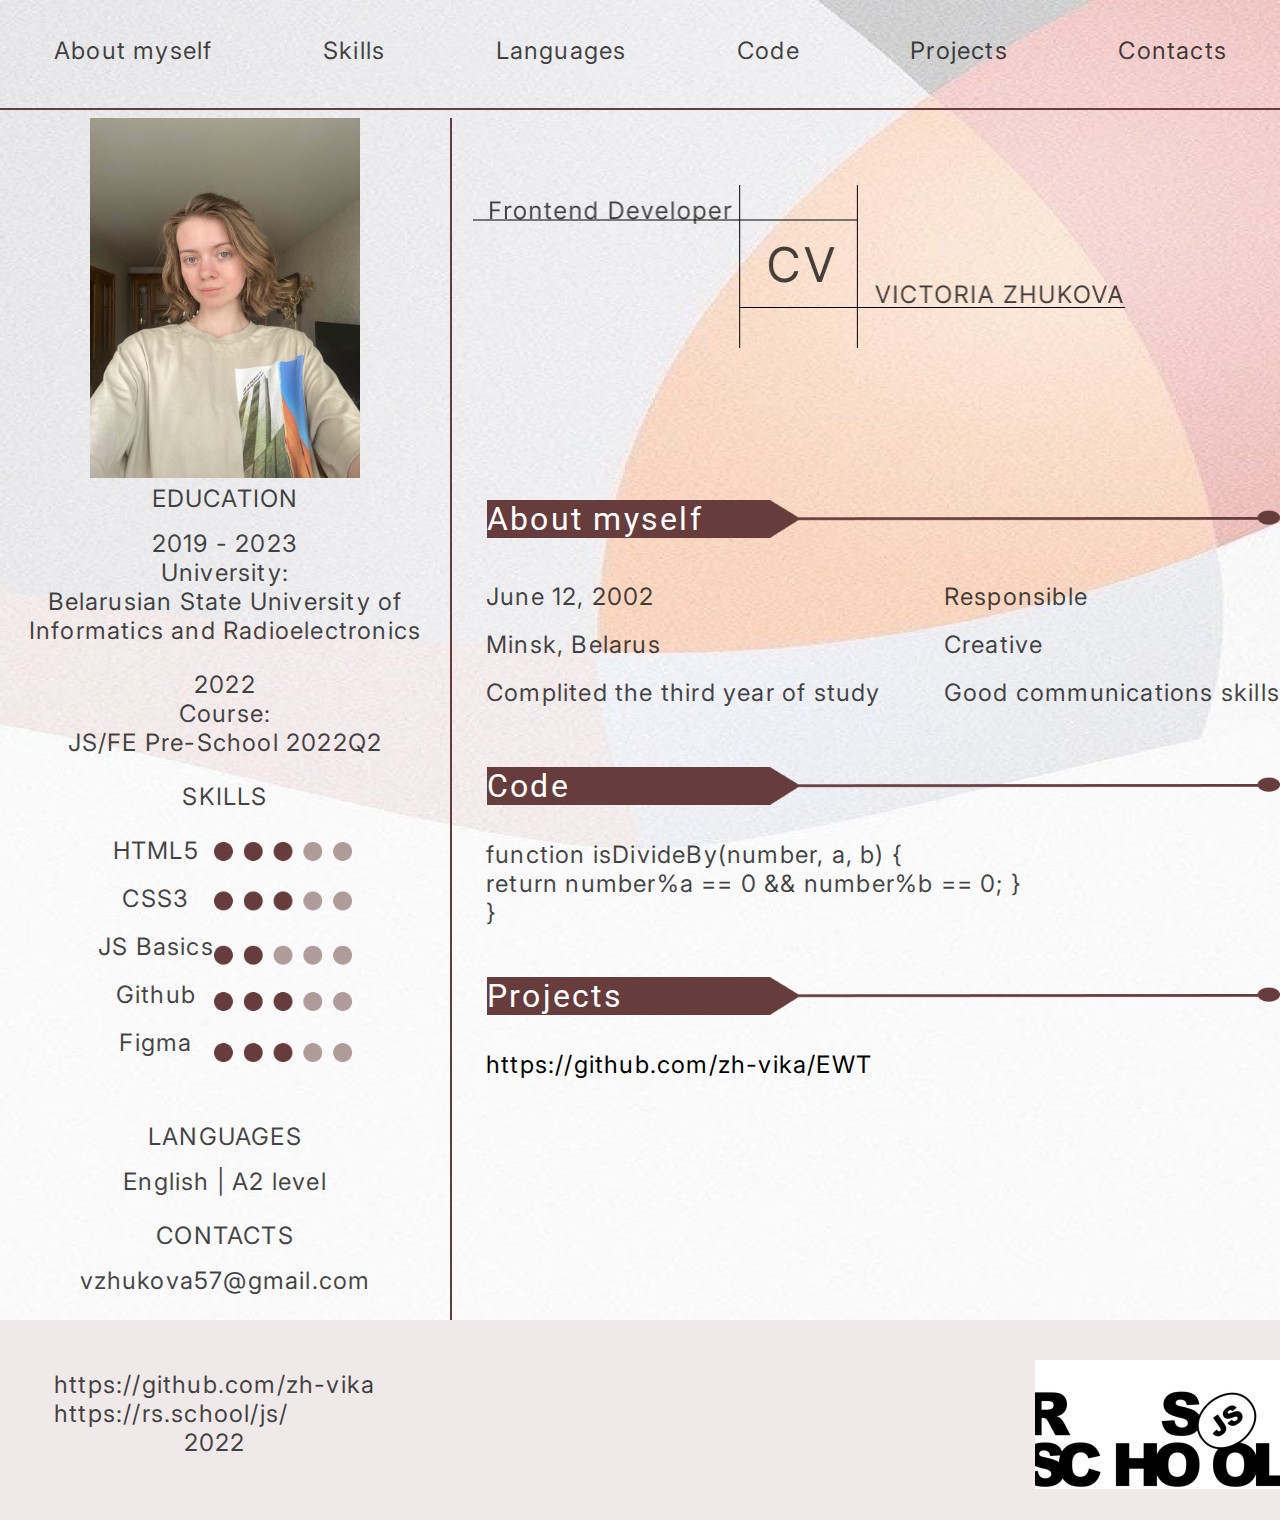
<file: pages/index.html>
<!DOCTYPE html>
<html lang="en">
<head>
    <meta charset="UTF-8">
    <meta http-equiv="X-UA-Compatible" content="IE=edge">
    <meta name="viewport" content="width=device-width, initial-scale=1.0">
    <title>CV</title>
    <link rel="stylesheet" href="reset.css">
    <link rel="stylesheet" href="style.css">
</head>
<body class="bg-img">
    <header class="header">
        <nav class="nav">
            <ul class="nav-ul">
                <li class="nav-li inter-24px grey-color"><a href="#about-myself-link">About myself</a></li>
                <li class="nav-li inter-24px grey-color"><a href="#skills-link">Skills</a></li>
                <li class="nav-li inter-24px grey-color"><a href="#languages-link">Languages</a></li>
                <li class="nav-li inter-24px grey-color"><a href="#code-link">Code</a></li>
                <li class="nav-li inter-24px grey-color"><a href="#projects-link">Projects</a></li>
                <li class="nav-li inter-24px grey-color"><a href="#contacts-link">Contacts</a></li>
            </ul>
        </nav>
</header>
<hr class="horizontal-line">
<main class="main">
    
    <div class="info-block grey-color inter-24px text-center">
        <img class="profile-photo" src="../assets/img/profile-photo.jpg" alt="изображение недоступно">
        <div class="info">
            <h1 class="info-title">EDUCATION</h1>
            <div class="info-text">
                <h2>2019 - 2023</h2>
                <h2>University:</h2>
                <h2>Belarusian State University of Informatics and Radioelectronics</h2>
            </div>
            <div class="info-text">
                <p>2022</p>
                <p>Course:</p>
                <p>JS/FE Pre-School 2022Q2</p>
            </div>
        </div>

        <div class="info" id="skills-link">
            <h2 class="info-title">SKILLS</h2>
            <div class="skills">
            <div class="info-text">
                <p>HTML5</p>
                <p>CSS3</p>
                <p>JS Basics</p>
                <p>Github</p>
                <P>Figma</P>
            </div>
            <img class="skill-img"  src="../assets/img/skills.png" alt="изображение недоступно">
        </div>
        </div>

        <div class="info" id="languages-link">
            <h2 class="info-title padding-top">LANGUAGES</h2>
            <p class="info-text">English | A2 level</p>
        </div>

        <div class="info" id="contacts-link">
            <h2 class="info-title">CONTACTS</h2>
            <p class="info-text">vzhukova57@gmail.com</p>
        </div>
    </div>

    <div class="vertical-line"></div>
    <div class="main-block">
        <img class="img-CV" src="../assets/img/CV.png"  alt="изображение недоступно">

     
        <div class="block">
            <p class="main-title roboto-32px white-color" id="about-myself-link">About myself</p>
        </div>
        <div class="main-text flex  grey-color inter-24px">
            <div class="main-text-column">
                <p>June 12, 2002</p>
                <p>Minsk, Belarus</p>
                <p>Complited the third year of study</p>
            </div>
            <div class="main-text-column">
                <p>Responsible</p>
                <p>Creative</p>
                <p>Good communications skills</p>
            </div>
        </div>


        <div class="block" id="code-link">
            <p class="main-title roboto-32px white-color">Code</p>
        </div>
        <div class="main-text grey-color inter-24px hljs">
            <p>function isDivideBy(number, a, b) {</p>
            <p>return number%a == 0 && number%b == 0;
            } </p>     
                }  
        </div>

        <div class="block" id="projects-link">
            <p class="main-title roboto-32px white-color">Projects</p>
        </div>
        <p class="main-text inter-24px"><a href="https://github.com/zh-vika/EWT">https://github.com/zh-vika/EWT</a></p>
    </div>
  
</main>
<footer class="footer grey-color inter-24px">
    <div class="footer-content">
        <p class="footer-text grey-color"><a href="https://github.com/zh-vika">https://github.com/zh-vika</a></p>
        <p class="footer-text grey-color"><a href="https://rs.school/js/">https://rs.school/js/</a></p>
        <p class="footer-text text-center">2022</p>
    </div>
    
    <div><a href="https://rs.school/js/">
    <img class="footer-icon" src="../assets/icons/rs-icon.png" alt="изображение недоступно">
    </a></div>
    
</footer>
</html>
</file>
<file: pages/style.css>
@import url('https://fonts.googleapis.com/css2?family=Aleo:ital,wght@0,400;0,700;1,400;1,700&family=Inter&family=Magra:wght@700&family=Red+Hat+Text:wght@400;500&display=swap');
@import url('https://fonts.googleapis.com/css2?family=Aleo:ital,wght@0,400;0,700;1,400;1,700&family=Inter&family=Magra:wght@700&family=Red+Hat+Text:wght@400;500&family=Roboto&display=swap');


.grey-color{
    color: rgba(7, 7, 7, 0.75);
}

.white-color{
    color: #FFFFFF;
}
.inter-24px{
    font-family: 'Inter';
    font-style: normal;
    font-weight: 400;
    font-size: 24px;
    line-height: 29px;
    letter-spacing: 0.05em;
}
.roboto-32px{
    font-family: 'Roboto';
    font-style: normal;
    font-weight: 400;
    font-size: 32px;
    line-height: 38px;
    /* identical to box height */

    letter-spacing: 0.07em;
}
.text-center{
    text-align: center;
}
.padding-top{
    padding-top: 30px;
}
.bg-img{
    background: url(../assets/img/background.png) no-repeat;
    -moz-background-size: 100%;
    /* Firefox 3.6+ */
    -webkit-background-size: 100%;
    /* Safari 3.1+ и Chrome 4.0+ */
    -o-background-size: 100%;
    /* Opera 9.6+ */
    background-size: 100%;
    background-size: 100% 100%;
    /* Современные браузеры */
}

.header{
    margin: auto;
    padding: 36px 53px 35px 54px;
}

.nav-ul{
    display: flex;
    justify-content: space-between;
}


.horizontal-line{
    border: 1px solid #663C3C;
}


.main{
    display: flex;
}
.profile-photo{
    max-width: 270px;

    margin: auto;
}

.info-block{
    max-width:450px;/*Максимальная ширина при больших разрешениях*/
    min-width:200px;/*Минимальная ширина при маленьких разрешениях*/
    width:auto;/*Ширина в зависимости от разрешения экрана*/
}

.info-title{
    padding-bottom: 16px;
}

.info-text{
    padding-bottom: 25px;
}

.skills{
    line-height: 200%;
    display: flex;
    justify-content: center;
    
}

.skill-img{
    padding-top: 15px;
    max-width: 180px;
    max-height: 220px;
}

.main-block{
    max-width: 830px;
    width: 100%;
}
.img-CV{
    max-width: 654.05px;

    min-width: 200px;
 
    width: 100%;
 
   padding: 67px 0 148px 20px;
}



  .vertical-line{
    border: 1px solid #663C3C;
  }

  .block{
      margin-left: 35px;
    background: url(../assets/img/block.png) no-repeat;
    -moz-background-size: 100%;
    /* Firefox 3.6+ */
    -webkit-background-size: 100%;
    /* Safari 3.1+ и Chrome 4.0+ */
    -o-background-size: 100%;
    /* Opera 9.6+ */
    background-size: auto;
    background-size: 100% 100%;
    /* Современные браузеры */
  }

  .main-text-column{
    line-height: 200%;
  }

  .flex{
      display: flex;
      justify-content: space-between;
      padding: 0 0 230px 0;
  }

  .main-text{
      padding: 35px 0 50px 34px;
  }

  .footer{
    background-color: #EFE9E9;
    max-width: 100%;
    min-width: 100px;
    height: 200px;
    margin: auto;
    display: flex;
    justify-content: space-between;
  }
  .footer-content{
      padding: 50px 54px 0 54px;
  }

  .my-photo{
      display: none;
  }
  .footer-icon{
      padding-top: 40px;
  }
  

  @media (max-width: 1200px) {
    .img-CV{
        padding-left: 0;
    }
    .main-title{
        font-size: 2.5vw;
      }
      .block{
          margin-left: 0;
      }
    .flex{
        padding-bottom: 100px;
    }
    .main-text{
        padding-left: 0;
        padding-right: 0;
    }

  }

  @media (max-width: 768px) {
      .profile-photo{
          display: none;
      }

      .nav{
          display: none;
      }
      .main{
          display: flex;
          flex-direction: column-reverse;
      }
      .info-block{
          margin: auto;
      }
      .vertical-line{
        border: none;
      }
      .main{
          padding: 0 30px 0 30px;
      }
      .main-text{
          font-size: 0.9vh;
      }
      .info-text{
        font-size: 0.9vh;
      }
      .footer-content{
          max-width: 300px;
          min-width: 100px;
          width: auto;
          padding-left: 0;
      }
      .footer-text{
          font-size: 0.7vh;
          
      }
      .footer-icon{
          margin: auto;
          max-width: 210px;
          max-height: 85px;
          min-width: 50px;
          min-height: 20px;
          width: auto;
      }
  }

  @media (max-width: 320px) {
      .flex{
          display: flex;
          flex-direction: column;
      }
      .block{
          margin: auto;
      }
      .info-text{
          font-size: 17px;
      }
      .profile-photo{
        max-width: 200px;
        margin: auto;
    }
    .skill-img{
        padding-top: 20px;
        max-width: 150px;
        max-height: 200px;
    }
    .footer-text{
        font-size: 0.4vh;
        
    }
    .footer-icon{
        padding-top: 70px;
        padding-left: 0;
        width: 100px;
    }
}
</file>
